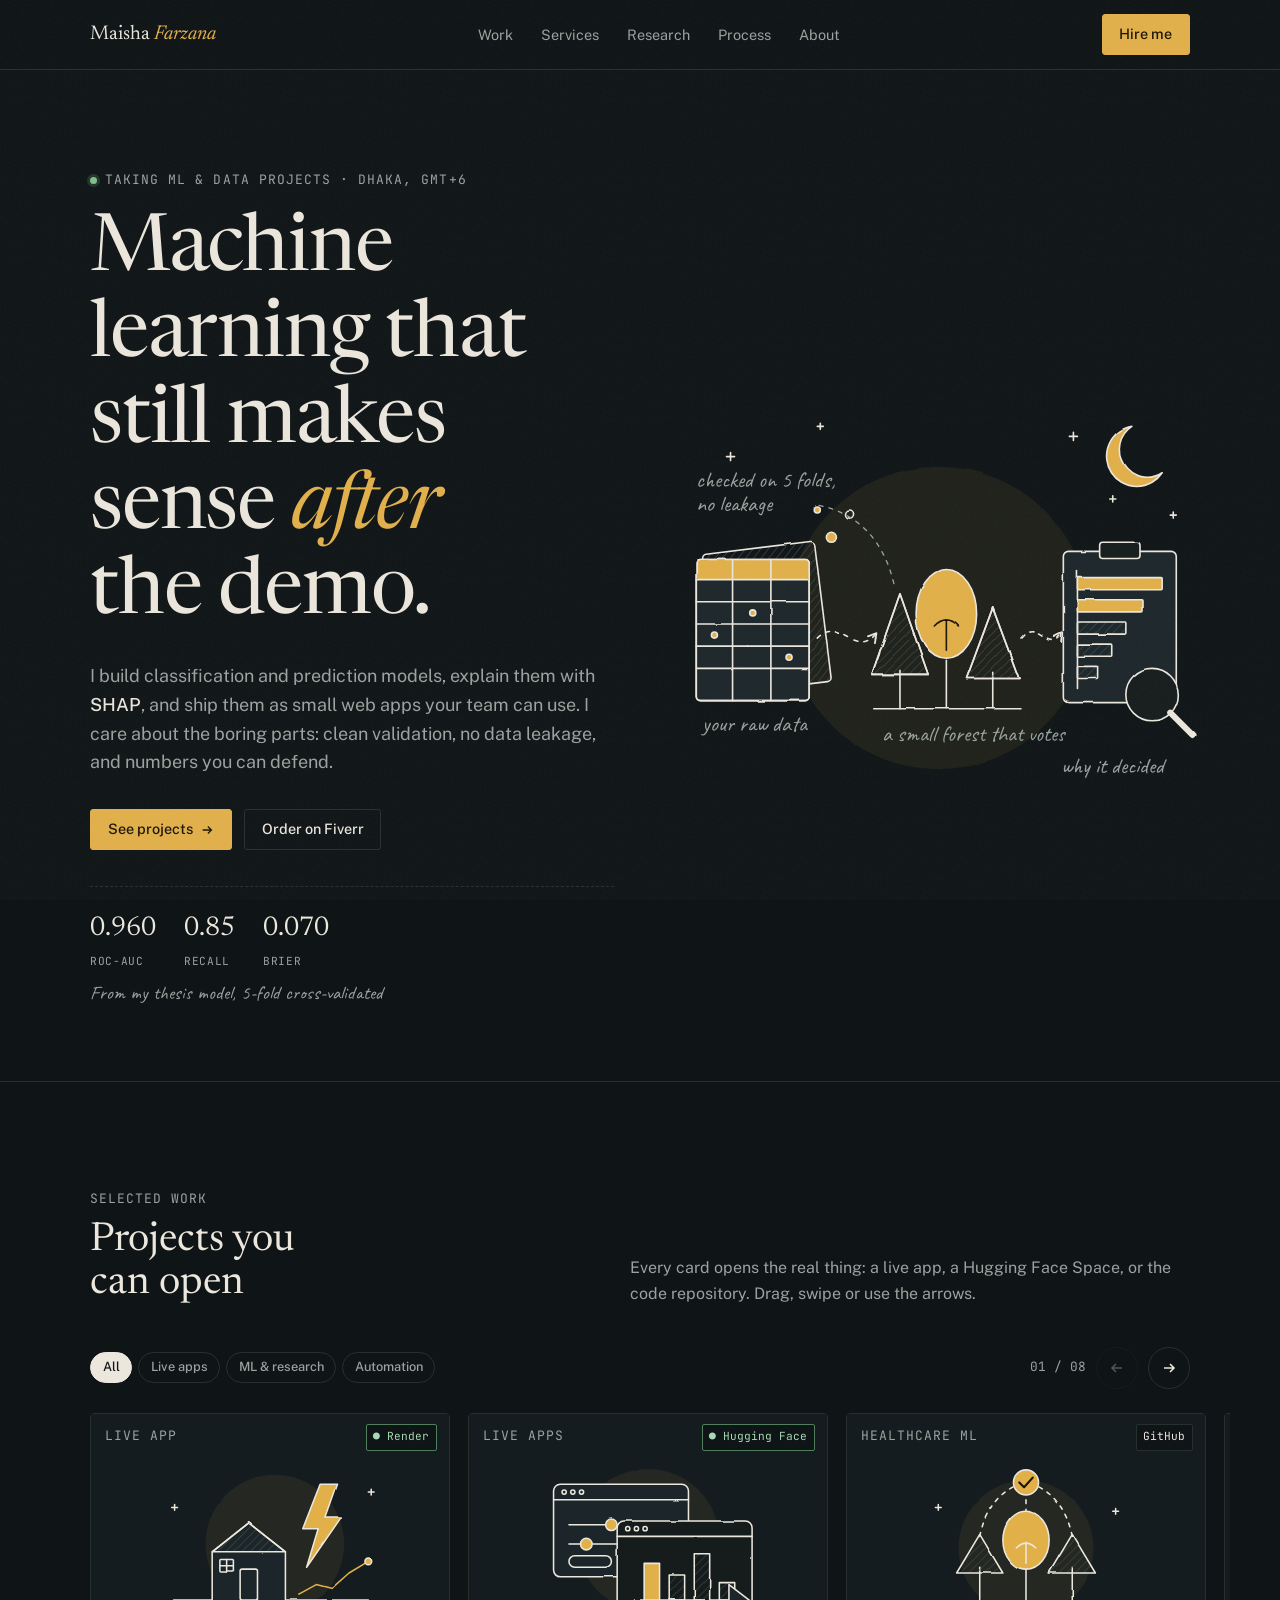
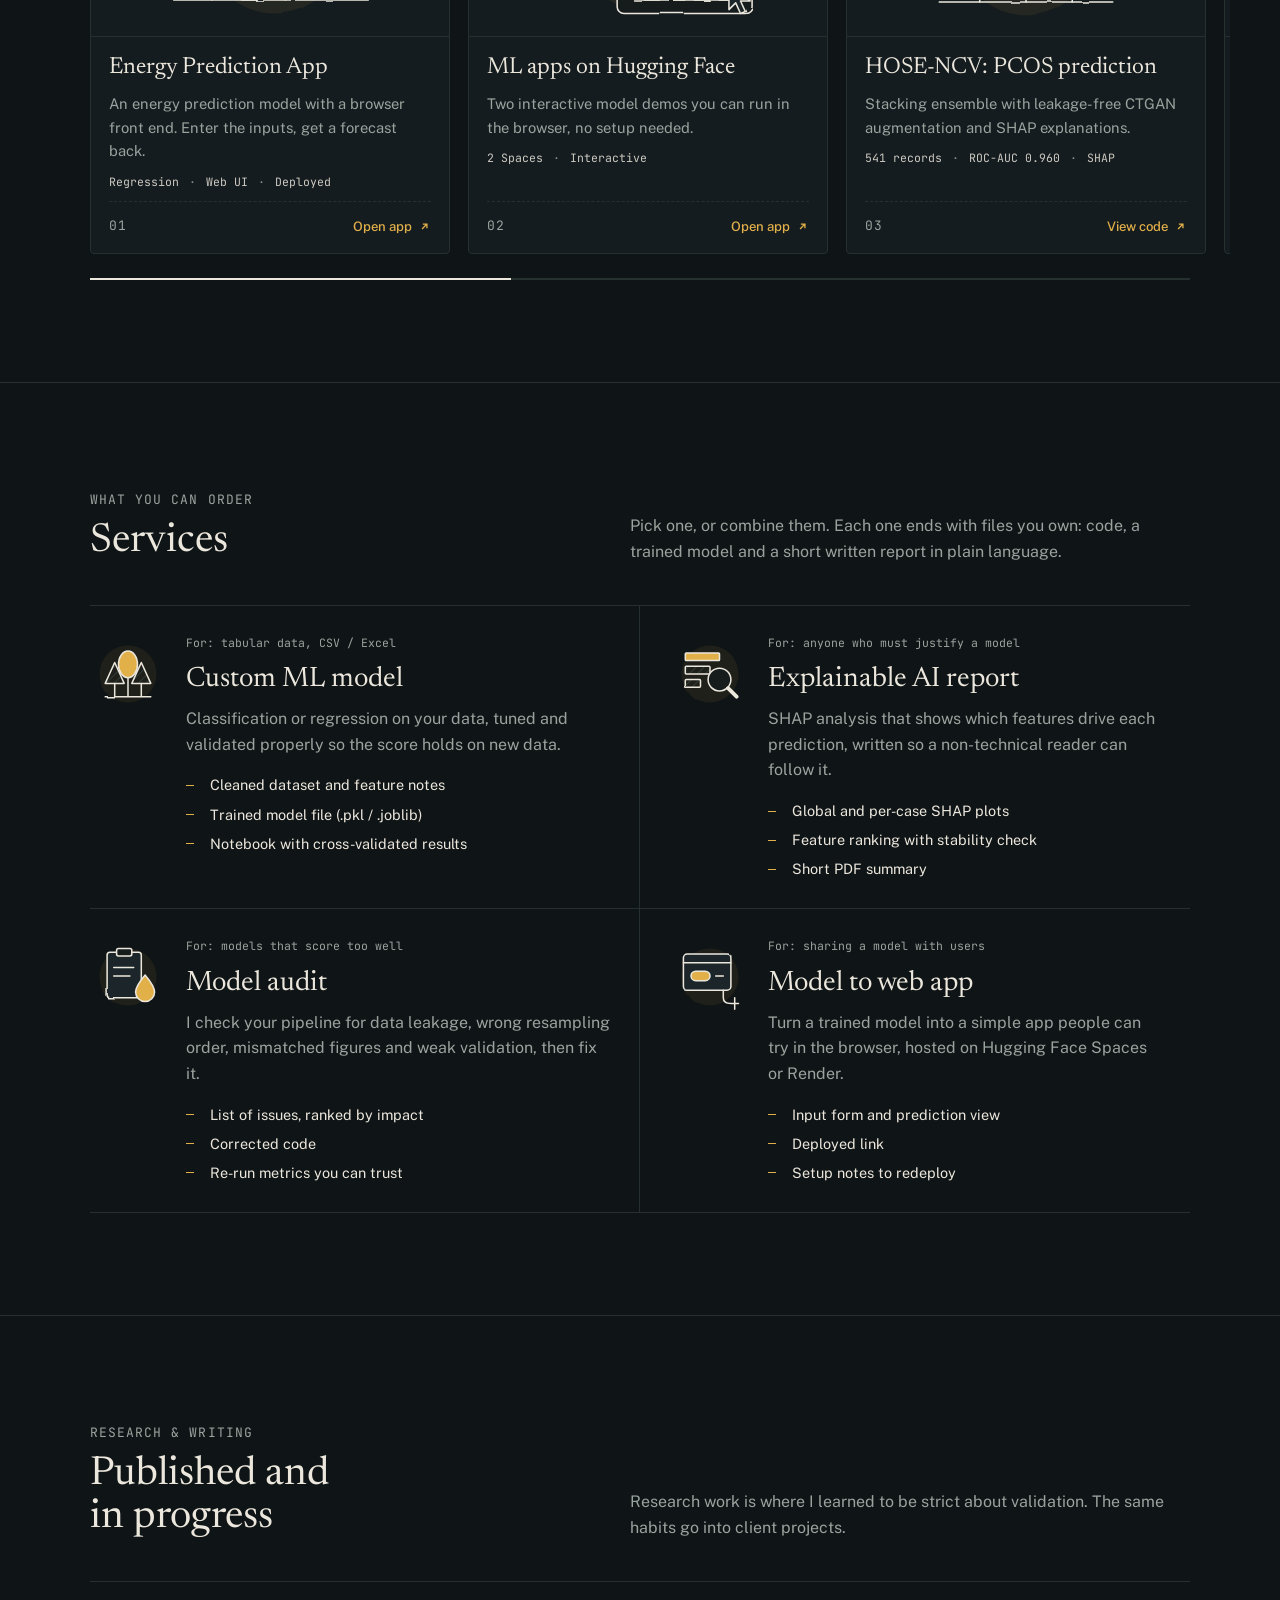
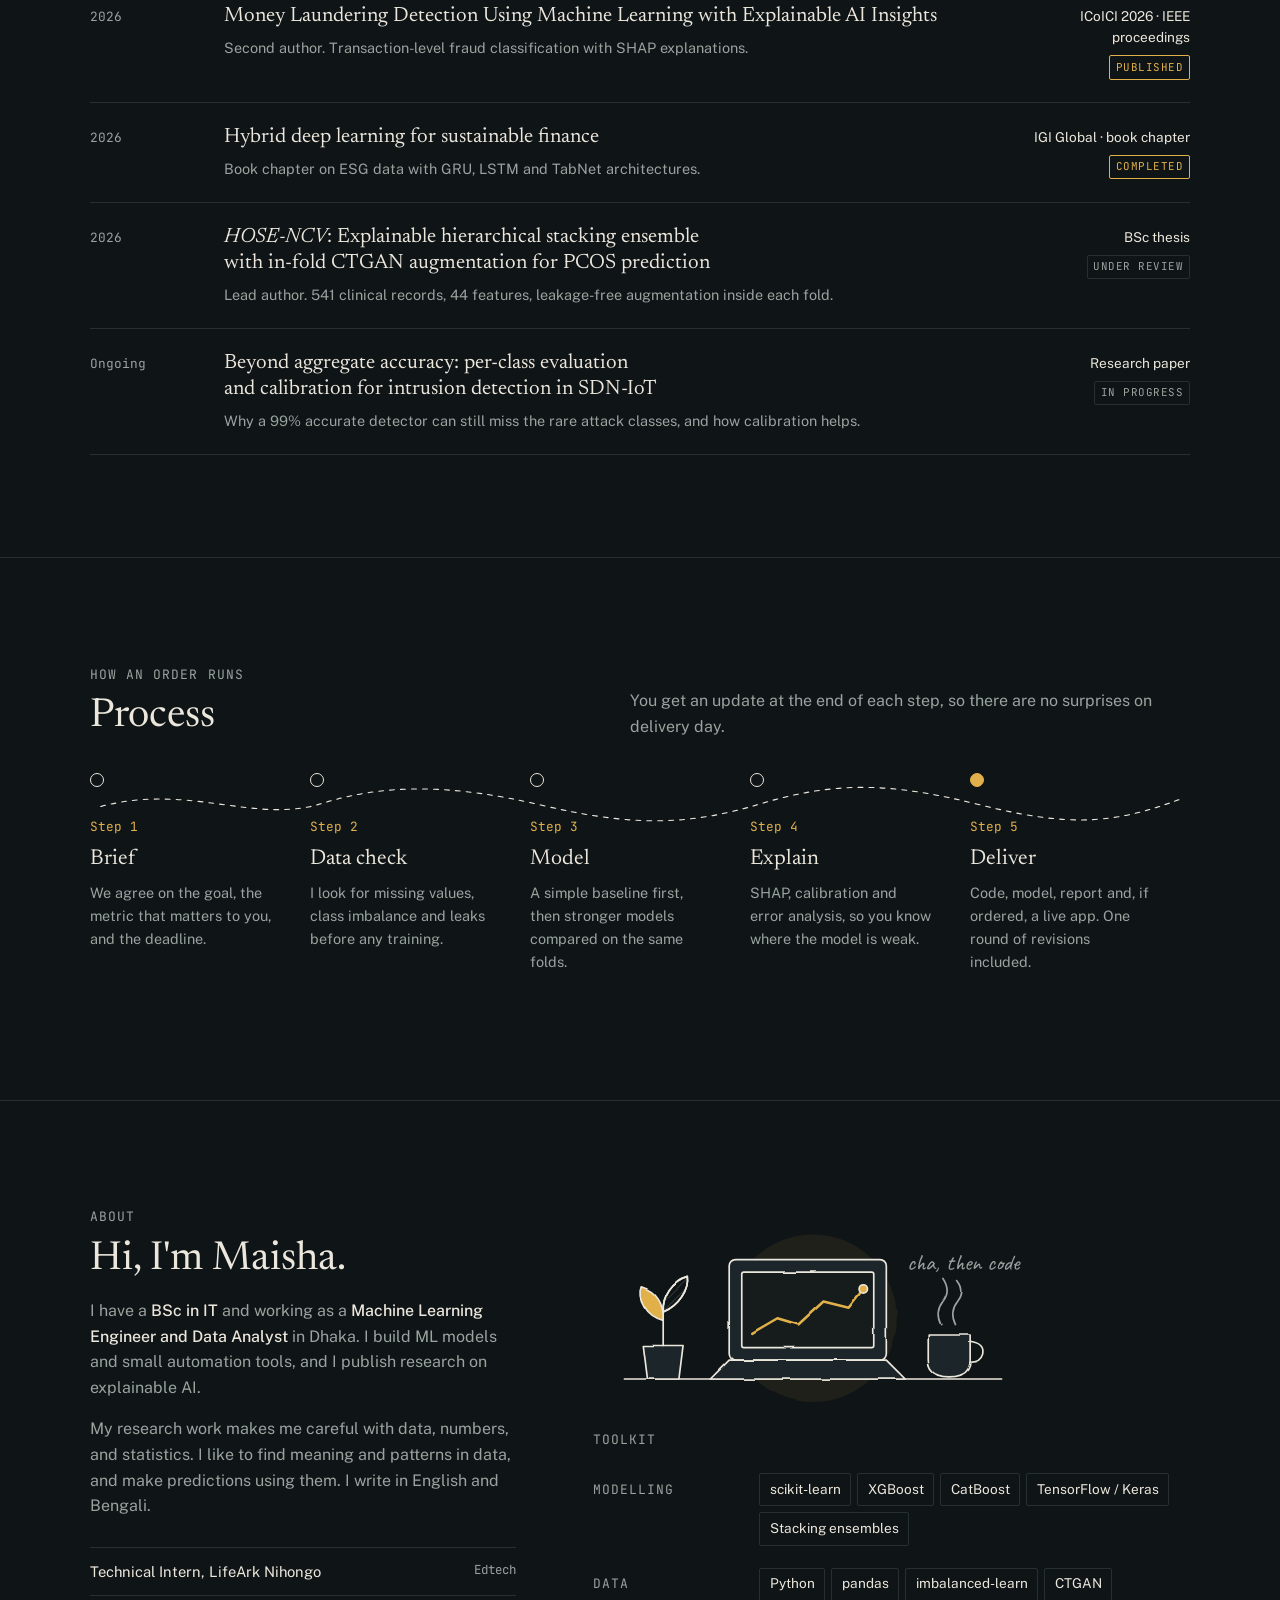
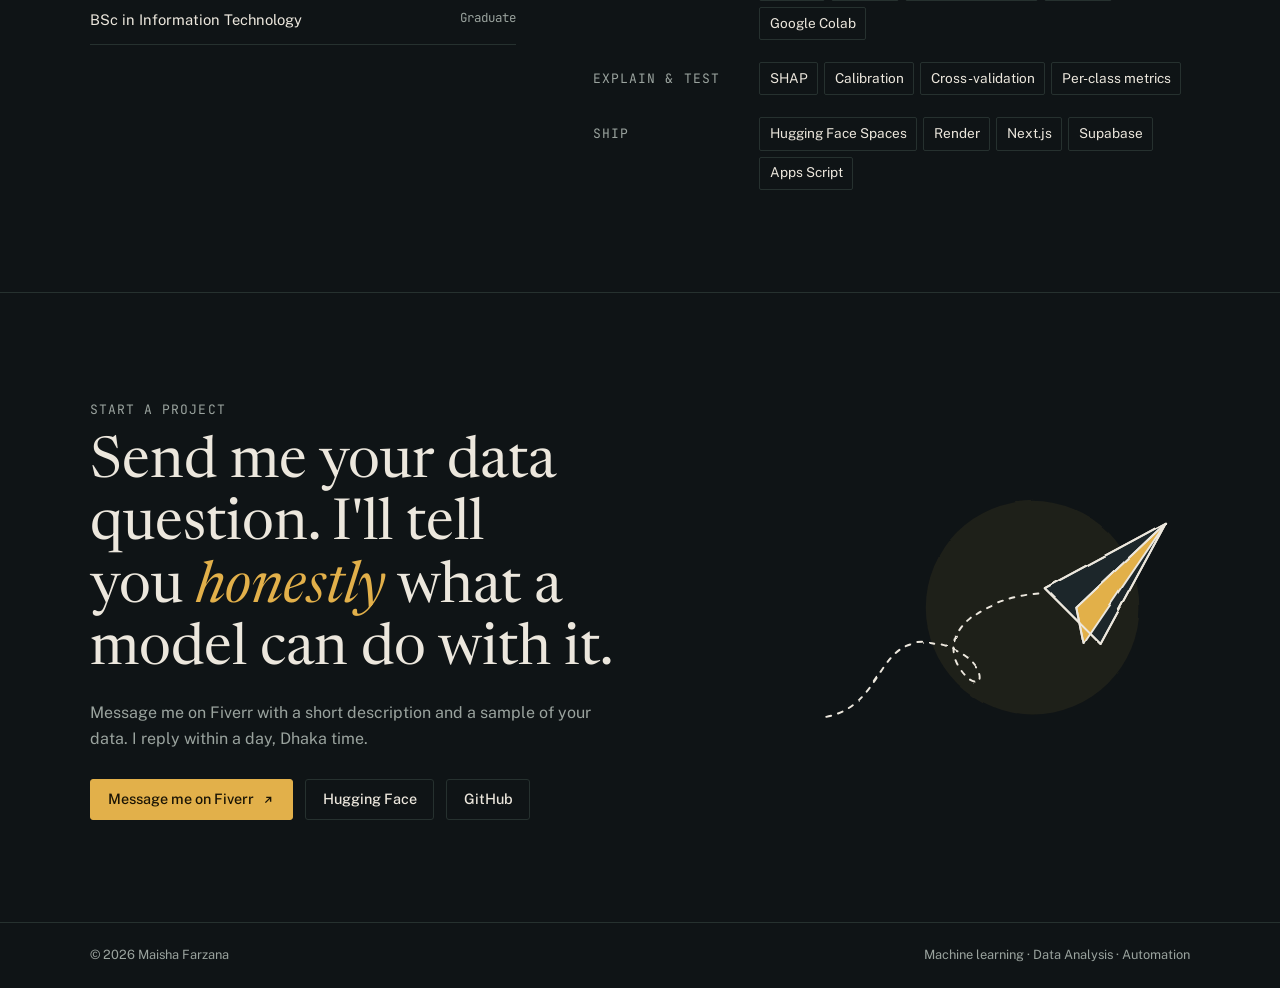
<file: index.html>
<!doctype html>
<html lang="en">
<head>
<meta charset="utf-8">
<meta name="viewport" content="width=device-width,initial-scale=1,viewport-fit=cover">
<title>Maisha Farzana — Machine Learning &amp; Data</title>
<meta name="description" content="Maisha Farzana builds machine learning models, explainable AI reports and small ML web apps. Selected projects, research and services.">
<meta name="author" content="Maisha Farzana">
<meta name="theme-color" content="#0F1416">
<meta property="og:type" content="website">
<meta property="og:title" content="Maisha Farzana — Machine Learning &amp; Data">
<meta property="og:description" content="ML models, explainable AI and model-to-web-app work. Projects, research and services.">
<link rel="icon" href="assets/img/favicon.svg" type="image/svg+xml">
<link rel="preconnect" href="https://fonts.googleapis.com">
<link rel="preconnect" href="https://fonts.gstatic.com" crossorigin>
<link rel="stylesheet" href="https://fonts.googleapis.com/css2?family=Newsreader:ital,opsz,wght@0,6..72,400;0,6..72,500;1,6..72,400;1,6..72,500&family=Public+Sans:wght@400;500;600&family=JetBrains+Mono:wght@400;500&family=Caveat:wght@500;600&display=swap">
<link rel="stylesheet" href="assets/css/style.css">
</head>
<body>

<!-- Shared drawing tools: pencil wobble, hatching, arrowhead -->
<svg class="defs" width="0" height="0" aria-hidden="true" focusable="false">
  <defs>
    <filter id="rough" x="-4%" y="-4%" width="108%" height="108%">
      <feTurbulence type="fractalNoise" baseFrequency="0.03" numOctaves="2" seed="7" result="n"/>
      <feDisplacementMap in="SourceGraphic" in2="n" scale="2.4" xChannelSelector="R" yChannelSelector="G"/>
    </filter>
    <pattern id="hatch" width="6" height="6" patternUnits="userSpaceOnUse" patternTransform="rotate(45)">
      <line class="hatch-line" x1="0" y1="0" x2="0" y2="6"/>
    </pattern>
    <marker id="arrow" viewBox="0 0 10 10" refX="7" refY="5" markerWidth="7" markerHeight="7" orient="auto-start-reverse">
      <path class="arrow-head" d="M1 1 L8 5 L1 9"/>
    </marker>
  </defs>
</svg>

<header class="top">
  <div class="wrap">
    <a class="brand" href="#top">Maisha <em>Farzana</em></a>
    <nav class="main" aria-label="Sections">
      <a href="#work">Work</a><a href="#services">Services</a><a href="#research">Research</a><a href="#process">Process</a><a href="#about">About</a>
    </nav>
    <a class="btn primary js-fiverr" href="#contact">Hire me</a>
  </div>
</header>

<main id="top">
  <!-- HERO -->
  <section class="hero">
    <div class="wrap hero-grid">
      <div class="hero-copy">
        <span class="label status"><i></i>Taking ML &amp; data projects · Dhaka, GMT+6</span>
        <h1>Machine learning that still makes sense <em>after</em> the demo.</h1>
        <p class="lede">I build classification and prediction models, explain them with <strong>SHAP</strong>, and ship them as small web apps your team can use. I care about the boring parts: clean validation, no data leakage, and numbers you can defend.</p>
        <div class="cta-row">
          <a class="btn primary" href="#work">See projects
            <svg viewBox="0 0 16 16" fill="none" stroke="currentColor" stroke-width="1.6"><path d="M3 8h10M9 4l4 4-4 4"/></svg></a>
          <a class="btn js-fiverr" href="#contact">Order on Fiverr</a>
        </div>
        <dl class="proof">
          <div><dt>ROC-AUC</dt><dd>0.960</dd></div>
          <div><dt>Recall</dt><dd>0.85</dd></div>
          <div><dt>Brier</dt><dd>0.070</dd></div>
          <p class="proof-note">From my thesis model, 5-fold cross-validated</p>
        </dl>
      </div>

      <figure class="hero-art">
        <svg class="art" viewBox="0 0 520 400" role="img" aria-labelledby="heroArtTitle">
          <title id="heroArtTitle">Illustration: a spreadsheet of raw data feeds a small forest of decision trees, which produces an explained bar chart.</title>
          <g filter="url(#rough)">
            <circle class="b" cx="270" cy="230" r="150"/>
            <!-- moon + stars -->
            <g class="float">
              <path class="a" d="M462 40 A30 30 0 1 0 492 86 A24 24 0 1 1 462 40 Z"/>
            </g>
            <path class="twinkle" d="M400 50 l8 0 M404 46 l0 8 M440 112 l6 0 M443 109 l0 6 M500 128 l6 0 M503 125 l0 6"/>
            <path class="twinkle t2" d="M60 70 l8 0 M64 66 l0 8 M150 40 l6 0 M153 37 l0 6"/>

            <!-- raw data sheets -->
            <rect class="h" x="44" y="160" width="112" height="140" rx="4" transform="rotate(-7 100 230)"/>
            <rect class="f" x="30" y="172" width="112" height="140" rx="4"/>
            <rect class="a" x="30" y="172" width="112" height="20" rx="4" style="stroke:none"/>
            <rect x="30" y="172" width="112" height="140" rx="4"/>
            <path d="M30 192 H142 M30 214 H142 M30 236 H142 M30 258 H142 M30 280 H142 M66 172 V312 M104 172 V312"/>
            <circle class="a" cx="86" cy="225" r="3"/><circle class="a" cx="122" cy="269" r="3"/><circle class="a" cx="48" cy="247" r="3"/>
            <!-- loose data points -->
            <g class="float f2">
              <circle class="a" cx="164" cy="150" r="5"/><circle cx="182" cy="128" r="4"/><circle class="a" cx="150" cy="122" r="3"/>
            </g>

            <path class="d" d="M150 250 C 172 228, 188 270, 208 246" marker-end="url(#arrow)"/>

            <!-- forest -->
            <path d="M206 320 H352"/>
            <path d="M232 320 V282 M278 320 V272 M324 320 V284"/>
            <path class="h" d="M232 206 L260 286 H204 Z"/>
            <path d="M232 206 L260 286 H204 Z"/>
            <g class="sway"><ellipse class="a" cx="278" cy="226" rx="30" ry="44"/>
              <path d="M266 238 Q 278 226 290 238 M278 232 V262" style="stroke:var(--signal-ink)"/></g>
            <path class="h" d="M324 220 L350 290 H298 Z"/>
            <path d="M324 220 L350 290 H298 Z"/>

            <path class="d" d="M352 250 C 368 230, 378 266, 392 246" marker-end="url(#arrow)"/>

            <!-- explained result -->
            <rect class="f" x="394" y="164" width="112" height="150" rx="5"/>
            <rect x="430" y="155" width="40" height="16" rx="3" style="fill:var(--ink-2)"/>
            <path d="M408 184 V300"/>
            <rect class="a" x="408" y="190" width="84" height="12" rx="1"/>
            <rect class="a" x="408" y="212" width="64" height="12" rx="1"/>
            <rect class="h" x="408" y="234" width="48" height="12" rx="1"/>
            <rect class="h" x="408" y="256" width="34" height="12" rx="1"/>
            <rect class="h" x="408" y="278" width="20" height="12" rx="1"/>
            <g class="float f3">
              <circle cx="482" cy="306" r="26" style="fill:var(--ink-2)"/>
              <path d="M500 324 L522 346" style="stroke-width:6"/>
            </g>
          </g>
          <!-- handwritten notes sit outside the wobble filter so they stay crisp -->
          <text class="hand" x="36" y="342">your raw data</text>
          <text class="hand" x="214" y="352">a small forest that votes</text>
          <text class="hand" x="392" y="384">why it decided</text>
          <path class="note-line d" d="M226 196 Q 210 130 150 118"/>
          <text class="hand" x="30" y="100">checked on 5 folds,</text>
          <text class="hand" x="30" y="124">no leakage</text>
        </svg>
      </figure>
    </div>
  </section>

  <!-- WORK -->
  <section class="block" id="work">
    <div class="wrap">
      <div class="block-head">
        <div><span class="label">Selected work</span><h2>Projects you can open</h2></div>
        <p>Every card opens the real thing: a live app, a Hugging Face Space, or the code repository. Drag, swipe or use the arrows.</p>
      </div>

      <div class="tray-bar">
        <div class="filters" role="group" aria-label="Filter projects">
          <button class="chip" data-f="all" aria-pressed="true">All</button>
          <button class="chip" data-f="app" aria-pressed="false">Live apps</button>
          <button class="chip" data-f="ml" aria-pressed="false">ML &amp; research</button>
          <button class="chip" data-f="auto" aria-pressed="false">Automation</button>
        </div>
        <div class="tray-ctrl">
          <span class="counter" id="counter">01 / 08</span>
          <button class="arrow" id="prev" aria-label="Previous project"><svg viewBox="0 0 16 16" fill="none" stroke="currentColor" stroke-width="1.6"><path d="M13 8H3M7 4L3 8l4 4"/></svg></button>
          <button class="arrow" id="next" aria-label="Next project"><svg viewBox="0 0 16 16" fill="none" stroke="currentColor" stroke-width="1.6"><path d="M3 8h10M9 4l4 4-4 4"/></svg></button>
        </div>
      </div>

      <div class="tray-outer">
        <div class="tray" id="tray" tabindex="0" aria-label="Projects carousel"></div>
      </div>
      <div class="progress" aria-hidden="true"><i id="bar"></i></div>
    </div>
  </section>

  <!-- SERVICES -->
  <section class="block" id="services">
    <div class="wrap">
      <div class="block-head">
        <div><span class="label">What you can order</span><h2>Services</h2></div>
        <p>Pick one, or combine them. Each one ends with files you own: code, a trained model and a short written report in plain language.</p>
      </div>
      <div class="services">
        <article class="svc">
          <div class="spot" data-spot="model"></div>
          <div class="svc-text">
            <span class="for">For: tabular data, CSV / Excel</span>
            <h3>Custom ML model</h3>
            <p>Classification or regression on your data, tuned and validated properly so the score holds on new data.</p>
            <ul><li>Cleaned dataset and feature notes</li><li>Trained model file (.pkl / .joblib)</li><li>Notebook with cross-validated results</li></ul>
          </div>
        </article>
        <article class="svc">
          <div class="spot" data-spot="xai"></div>
          <div class="svc-text">
            <span class="for">For: anyone who must justify a model</span>
            <h3>Explainable AI report</h3>
            <p>SHAP analysis that shows which features drive each prediction, written so a non-technical reader can follow it.</p>
            <ul><li>Global and per-case SHAP plots</li><li>Feature ranking with stability check</li><li>Short PDF summary</li></ul>
          </div>
        </article>
        <article class="svc">
          <div class="spot" data-spot="audit"></div>
          <div class="svc-text">
            <span class="for">For: models that score too well</span>
            <h3>Model audit</h3>
            <p>I check your pipeline for data leakage, wrong resampling order, mismatched figures and weak validation, then fix it.</p>
            <ul><li>List of issues, ranked by impact</li><li>Corrected code</li><li>Re-run metrics you can trust</li></ul>
          </div>
        </article>
        <article class="svc">
          <div class="spot" data-spot="app"></div>
          <div class="svc-text">
            <span class="for">For: sharing a model with users</span>
            <h3>Model to web app</h3>
            <p>Turn a trained model into a simple app people can try in the browser, hosted on Hugging Face Spaces or Render.</p>
            <ul><li>Input form and prediction view</li><li>Deployed link</li><li>Setup notes to redeploy</li></ul>
          </div>
        </article>
      </div>
    </div>
  </section>

  <!-- RESEARCH -->
  <section class="block" id="research">
    <div class="wrap">
      <div class="block-head">
        <div><span class="label">Research &amp; writing</span><h2>Published and in progress</h2></div>
        <p>Research work is where I learned to be strict about validation. The same habits go into client projects.</p>
      </div>
      <div class="papers">
        <article class="paper">
          <span class="yr">2026</span>
          <div><h3>Money Laundering Detection Using Machine Learning with Explainable AI Insights</h3>
            <p>Second author. Transaction-level fraud classification with SHAP explanations.</p></div>
          <span class="venue">ICoICI 2026 · IEEE proceedings<br><span class="tag on">Published</span></span>
        </article>
        <article class="paper">
          <span class="yr">2026</span>
          <div><h3>Hybrid deep learning for sustainable finance</h3>
            <p>Book chapter on ESG data with GRU, LSTM and TabNet architectures.</p></div>
          <span class="venue">IGI Global · book chapter<br><span class="tag on">Completed</span></span>
        </article>
        <article class="paper">
          <span class="yr">2026</span>
          <div><h3><em>HOSE-NCV</em>: Explainable hierarchical stacking ensemble with in-fold CTGAN augmentation for PCOS prediction</h3>
            <p>Lead author. 541 clinical records, 44 features, leakage-free augmentation inside each fold.</p></div>
          <span class="venue">BSc thesis<br><span class="tag">Under review</span></span>
        </article>
        <article class="paper">
          <span class="yr">Ongoing</span>
          <div><h3>Beyond aggregate accuracy: per-class evaluation and calibration for intrusion detection in SDN-IoT</h3>
            <p>Why a 99% accurate detector can still miss the rare attack classes, and how calibration helps.</p></div>
          <span class="venue">Research paper<br><span class="tag">In progress</span></span>
        </article>
    
      </div>
    </div>
  </section>

  <!-- PROCESS -->
  <section class="block" id="process">
    <div class="wrap">
      <div class="block-head">
        <div><span class="label">How an order runs</span><h2>Process</h2></div>
        <p>You get an update at the end of each step, so there are no surprises on delivery day.</p>
      </div>
      <svg class="art trail" viewBox="0 0 1000 70" preserveAspectRatio="none" aria-hidden="true">
        <path class="d" d="M10 40 C 90 6, 150 66, 210 36 S 330 8, 410 38 S 540 70, 610 36 S 730 6, 810 38 S 930 66, 990 30"/>
      </svg>
      <div class="steps">
        <div class="step"><span class="pin"></span><b>Step 1</b><h3>Brief</h3><p>We agree on the goal, the metric that matters to you, and the deadline.</p></div>
        <div class="step"><span class="pin"></span><b>Step 2</b><h3>Data check</h3><p>I look for missing values, class imbalance and leaks before any training.</p></div>
        <div class="step"><span class="pin"></span><b>Step 3</b><h3>Model</h3><p>A simple baseline first, then stronger models compared on the same folds.</p></div>
        <div class="step"><span class="pin"></span><b>Step 4</b><h3>Explain</h3><p>SHAP, calibration and error analysis, so you know where the model is weak.</p></div>
        <div class="step"><span class="pin on"></span><b>Step 5</b><h3>Deliver</h3><p>Code, model, report and, if ordered, a live app. One round of revisions included.</p></div>
      </div>
    </div>
  </section>

  <!-- ABOUT + TOOLKIT -->
  <section class="block" id="about">
    <div class="wrap split">
      <div class="about">
        <span class="label">About</span>
        <h2>Hi, I'm Maisha.</h2>
        <p>I have a <strong>BSc in IT</strong> and working as a <strong>Machine Learning Engineer and Data Analyst</strong> in Dhaka. I build ML models and small automation tools, and I publish research on explainable AI.</p>
        <p>My research work makes me careful with data, numbers, and statistics. I like to find meaning and patterns in data, and make predictions using them. I write in English and Bengali.</p>
        <div class="cv">
          <div>Technical Intern, LifeArk Nihongo<span>Edtech</span></div>
          <div>BSc in Information Technology<span>Graduate</span></div>
        </div>
      </div>
      <div class="kit">
        <figure class="desk">
          <svg class="art" viewBox="0 0 420 190" role="img" aria-label="Illustration of a desk with a laptop showing a chart, a cup of tea and a small plant.">
            <g filter="url(#rough)">
              <circle class="b" cx="210" cy="110" r="80"/>
              <path d="M30 168 H390"/>
              <!-- laptop -->
              <rect class="f" x="130" y="54" width="150" height="96" rx="6"/>
              <rect x="142" y="66" width="126" height="72" rx="2" style="fill:var(--ink-2)"/>
              <path class="as" d="M152 124 L176 110 L196 116 L220 94 L244 100 L258 82" style="stroke-width:2.4"/>
              <circle class="a" cx="258" cy="82" r="4"/>
              <path class="f" d="M112 168 L130 150 H280 L298 168 Z"/>
              <!-- tea -->
              <g>
                <path class="f" d="M320 126 H360 V150 Q 360 166 340 166 Q 320 166 320 150 Z"/>
                <path d="M360 132 Q 374 134 372 144 Q 370 152 360 152"/>
                <path class="steam" d="M332 116 Q 326 104 334 94 Q 342 84 334 72"/>
                <path class="steam s2" d="M346 116 Q 340 104 348 94 Q 356 84 348 74"/>
              </g>
              <!-- plant -->
              <path class="f" d="M52 168 L48 136 H86 L82 168 Z"/>
              <path d="M67 136 V104"/>
              <g class="sway"><path class="a" d="M67 112 C 50 108, 42 90, 46 80 C 60 84, 68 96, 67 112 Z"/>
              <path class="h" d="M67 104 C 82 98, 92 82, 90 70 C 76 74, 66 88, 67 104 Z"/>
              <path d="M67 104 C 82 98, 92 82, 90 70 C 76 74, 66 88, 67 104 Z"/></g>
            </g>
            <text class="hand" x="300" y="64">cha, then code</text>
          </svg>
        </figure>
        <span class="label">Toolkit</span>
        <div class="kit-row"><span class="label">Modelling</span><ul><li>scikit-learn</li><li>XGBoost</li><li>CatBoost</li><li>TensorFlow / Keras</li><li>Stacking ensembles</li></ul></div>
        <div class="kit-row"><span class="label">Data</span><ul><li>Python</li><li>pandas</li><li>imbalanced-learn</li><li>CTGAN</li><li>Google Colab</li></ul></div>
        <div class="kit-row"><span class="label">Explain &amp; test</span><ul><li>SHAP</li><li>Calibration</li><li>Cross-validation</li><li>Per-class metrics</li></ul></div>
        <div class="kit-row"><span class="label">Ship</span><ul><li>Hugging Face Spaces</li><li>Render</li><li>Next.js</li><li>Supabase</li><li>Apps Script</li></ul></div>
      </div>
    </div>
  </section>

  <!-- CONTACT -->
  <section class="block contact" id="contact">
    <div class="wrap contact-grid">
      <div>
        <span class="label">Start a project</span>
        <h2>Send me your data question. I'll tell you <em>honestly</em> what a model can do with it.</h2>
        <p>Message me on Fiverr with a short description and a sample of your data. I reply within a day, Dhaka time.</p>
        <div class="cta-row">
          <a class="btn primary js-fiverr-out" href="#" target="_blank" rel="noopener">Message me on Fiverr
            <svg viewBox="0 0 16 16" fill="none" stroke="currentColor" stroke-width="1.6"><path d="M5 11L11 5M6 5h5v5"/></svg></a>
          <a class="btn js-hf" href="#" target="_blank" rel="noopener">Hugging Face</a>
          <a class="btn js-gh" href="#" target="_blank" rel="noopener">GitHub</a>
        </div>
      </div>
      <svg class="art plane" viewBox="0 0 320 240" aria-hidden="true">
        <g filter="url(#rough)">
          <circle class="b" cx="190" cy="120" r="88"/>
          <path class="d" d="M20 210 C 70 200, 60 140, 110 150 S 150 200, 130 170 S 150 110, 200 108"/>
          <g class="float">
            <path class="f" d="M200 104 L300 50 L246 150 Z"/>
            <path class="a" d="M300 50 L226 120 L232 150 Z"/>
            <path d="M200 104 L300 50 L246 150 Z M300 50 L226 120 L232 150"/>
          </g>
        </g>
      </svg>
    </div>
  </section>
</main>

<footer><div class="wrap"><span>© 2026 Maisha Farzana</span><span>Machine learning · Data Analysis · Automation</span></div></footer>

<script src="assets/js/data.js"></script>
<script src="assets/js/art.js"></script>
<script src="assets/js/main.js"></script>
</body>
</html>
</file>
<file: assets/css/style.css>
/* Layout: ink-dark editorial page, left-aligned 12-col grid, one horizontal "specimen tray" carousel for work. */
:root{
  --ink:#0F1416;        /* page ground, ink with a teal bias */
  --ink-2:#151C1F;      /* raised surface */
  --line:#26312F;       /* hairlines */
  --paper:#ECE7DD;      /* primary text */
  --muted:#9AA39E;      /* secondary text */
  --signal:#E2B04A;     /* marigold accent, used sparingly */
  --signal-ink:#1A1405; /* text on accent */
  --fill:#1D282B;       /* illustration fill */
  --blob:rgba(226,176,74,.07); /* soft halo behind drawings */
  --hatch:#3B4946;      /* hatching lines */
  --display:"Newsreader", "Iowan Old Style", Georgia, serif;
  --body:"Public Sans", "Segoe UI", system-ui, sans-serif;
  --mono:"JetBrains Mono", ui-monospace, "SFMono-Regular", Menlo, monospace;
  --hand:"Caveat", "Segoe Print", "Bradley Hand", cursive;
  --step--1:.8125rem; --step-0:1rem; --step-1:1.25rem; --step-2:1.75rem; --step-3:2.5rem; --step-4:clamp(2.6rem,6.2vw,5rem);
  --wrap:1180px;
  color-scheme:dark;
}
*{box-sizing:border-box}
html{scroll-behavior:smooth}
@media (prefers-reduced-motion:reduce){html{scroll-behavior:auto}*{transition:none!important;animation:none!important}}
body{background:var(--ink);color:var(--paper);font-family:var(--body);font-size:var(--step-0);line-height:1.6;margin:0;-webkit-font-smoothing:antialiased}
a{color:inherit}
:focus-visible{outline:2px solid var(--signal);outline-offset:3px;border-radius:2px}
.wrap{max-width:var(--wrap);margin-inline:auto;padding-inline:clamp(16px,4vw,40px)}
.label{font-family:var(--mono);font-size:var(--step--1);letter-spacing:.08em;text-transform:uppercase;color:var(--muted)}
h1,h2,h3{font-family:var(--display);font-weight:400;text-wrap:balance;margin:0;line-height:1.08}
p{margin:0}

/* Header */
header.top{position:sticky;top:env(safe-area-inset-top,0px);z-index:10;background:color-mix(in srgb,var(--ink) 88%,transparent);backdrop-filter:blur(8px);border-bottom:1px solid var(--line)}
header.top .wrap{display:flex;align-items:center;justify-content:space-between;gap:16px;padding-block:14px}
.brand{font-family:var(--display);font-size:1.25rem;text-decoration:none;white-space:nowrap}
.brand em{color:var(--signal);font-style:italic}
nav.main{display:flex;gap:clamp(12px,2.4vw,28px);font-size:.9rem;color:var(--muted)}
nav.main a{text-decoration:none;transition:color .2s}
nav.main a:hover{color:var(--paper)}
@media (max-width:720px){nav.main{display:none}}
.btn{display:inline-flex;align-items:center;gap:.55em;font:500 .9rem/1 var(--body);padding:.85em 1.15em;border-radius:3px;text-decoration:none;border:1px solid var(--line);transition:background .2s,border-color .2s,color .2s;cursor:pointer;background:none;color:var(--paper)}
.btn:hover{border-color:var(--muted)}
.btn.primary{background:var(--signal);color:var(--signal-ink);border-color:var(--signal)}
.btn.primary:hover{background:#ECC066;border-color:#ECC066}
.btn svg{width:14px;height:14px}

/* Hero */
.hero{padding-block:clamp(48px,8vw,96px) clamp(40px,6vw,72px)}
.hero-grid{display:grid;grid-template-columns:minmax(0,6fr) minmax(0,6fr);gap:clamp(24px,4vw,56px);align-items:center}
@media (max-width:900px){.hero-grid{grid-template-columns:1fr}}
.hero h1{font-size:var(--step-4);letter-spacing:-.015em;margin-block:18px 24px}
.hero h1 em{font-style:italic;color:var(--signal)}
.hero .lede{font-size:1.125rem;color:var(--muted);max-width:52ch}
.hero .lede strong{color:var(--paper);font-weight:500}
.cta-row{display:flex;flex-wrap:wrap;gap:12px;margin-top:32px}
.status{display:inline-flex;align-items:center;gap:8px}
.status i{width:7px;height:7px;border-radius:50%;background:#7FBF8E;box-shadow:0 0 0 3px rgba(127,191,142,.18)}

/* Section scaffolding */
section.block{padding-block:clamp(56px,8vw,104px);border-top:1px solid var(--line)}
.block-head{display:grid;grid-template-columns:minmax(0,4fr) minmax(0,8fr);gap:24px;margin-bottom:40px;align-items:end}
@media (max-width:820px){.block-head{grid-template-columns:1fr}}
.block-head h2{font-size:var(--step-3);margin-top:10px}
.block-head p{color:var(--muted);max-width:56ch;justify-self:end}
@media (max-width:820px){.block-head p{justify-self:start}}

/* Carousel */
.tray-bar{display:flex;align-items:center;justify-content:space-between;gap:16px;margin-bottom:20px;flex-wrap:wrap}
.filters{display:flex;gap:6px;flex-wrap:wrap}
.chip{font:500 .8rem/1 var(--body);padding:.6em .9em;border-radius:99px;border:1px solid var(--line);background:none;color:var(--muted);cursor:pointer;transition:all .2s}
.chip:hover{color:var(--paper)}
.chip[aria-pressed="true"]{background:var(--paper);color:var(--ink);border-color:var(--paper)}
.tray-ctrl{display:flex;align-items:center;gap:10px}
.counter{font-family:var(--mono);font-size:.8rem;color:var(--muted);font-variant-numeric:tabular-nums;min-width:5.5ch;text-align:right}
.arrow{width:42px;height:42px;display:grid;place-items:center;border:1px solid var(--line);background:none;color:var(--paper);border-radius:50%;cursor:pointer;transition:border-color .2s,opacity .2s}
.arrow:hover:not(:disabled){border-color:var(--paper)}
.arrow:disabled{opacity:.3;cursor:default}
.arrow svg{width:16px;height:16px}
.tray-outer{margin-inline:calc(-1 * clamp(16px,4vw,40px))}
.tray{display:flex;gap:18px;overflow-x:auto;scroll-snap-type:x mandatory;scroll-padding-inline:clamp(16px,4vw,40px);padding:4px clamp(16px,4vw,40px) 20px;scrollbar-width:none;cursor:grab}
.tray::-webkit-scrollbar{display:none}
.tray.dragging{cursor:grabbing;scroll-snap-type:none}
.tray.dragging .card{pointer-events:none}
.card{flex:0 0 clamp(270px,30vw,360px);scroll-snap-align:start;display:flex;flex-direction:column;text-decoration:none;border:1px solid var(--line);border-radius:4px;background:var(--ink-2);transition:border-color .25s,transform .25s;min-width:0}
.card:hover{border-color:var(--muted);transform:translateY(-3px)}
.card[hidden]{display:none!important}
.plate{position:relative;aspect-ratio:16/10;max-width:100%;border-bottom:1px solid var(--line);overflow:hidden}
.plate .art{width:100%;height:100%;display:block}
.plate .kind{position:absolute;left:14px;top:12px}
.plate .dest{position:absolute;right:12px;top:10px;font-family:var(--mono);font-size:.7rem;padding:.35em .6em;border-radius:2px;background:var(--ink);border:1px solid var(--line);color:var(--paper)}
.plate .dest.live{border-color:#4F7F5C;color:#A7D8B3}
.card-body{display:flex;flex-direction:column;gap:10px;padding:18px 18px 16px;flex:1}
.card h3{font-size:1.45rem;line-height:1.15}
.card p{color:var(--muted);font-size:.92rem}
.facts{font-family:var(--mono);font-size:.72rem;color:var(--paper);opacity:.85;display:flex;flex-wrap:wrap;gap:4px 10px}
.facts span+span::before{content:"·";margin-right:10px;color:var(--muted)}
.card-foot{margin-top:auto;padding-top:14px;border-top:1px dashed var(--line);display:flex;justify-content:space-between;align-items:center;font-size:.82rem}
.card-foot .go{display:inline-flex;align-items:center;gap:6px;color:var(--signal);font-weight:500}
.card-foot .go svg{width:13px;height:13px;transition:transform .2s}
.card:hover .go svg{transform:translate(2px,-2px)}
.progress{height:2px;background:var(--line);margin-top:4px;position:relative;overflow:hidden}
.progress i{position:absolute;inset:0 auto 0 0;background:var(--paper);width:20%;transition:left .15s,width .15s}

/* Services */
.services{display:grid;grid-template-columns:repeat(2,minmax(0,1fr));border-top:1px solid var(--line)}
@media (max-width:760px){.services{grid-template-columns:1fr}}
.svc{padding:28px clamp(0px,2vw,28px) 28px 0;border-bottom:1px solid var(--line);display:grid;grid-template-columns:76px minmax(0,1fr);gap:20px;align-items:start}
.svc-text{display:grid;gap:12px;min-width:0}
.spot{width:76px;height:76px}
.spot .art{width:100%;height:100%}
.services .svc:nth-child(odd){border-right:1px solid var(--line)}
.services .svc:nth-child(even){padding-left:clamp(0px,3vw,32px)}
@media (max-width:760px){.services .svc:nth-child(odd){border-right:0}.services .svc:nth-child(even){padding-left:0}}
.svc h3{font-size:var(--step-2)}
.svc p{color:var(--muted);max-width:48ch}
.svc ul{list-style:none;margin:4px 0 0;padding:0;display:grid;gap:6px;font-size:.9rem}
.svc li{display:grid;grid-template-columns:16px 1fr;gap:8px}
.svc li::before{content:"";width:8px;height:1px;background:var(--signal);margin-top:.8em}
.svc .for{font-family:var(--mono);font-size:.72rem;color:var(--muted)}

/* Research list */
.papers{display:grid;border-top:1px solid var(--line)}
.paper{display:grid;grid-template-columns:110px minmax(0,1fr) 180px;gap:24px;padding-block:22px;border-bottom:1px solid var(--line);align-items:baseline}
@media (max-width:760px){.paper{grid-template-columns:1fr;gap:6px}}
.paper .yr{font-family:var(--mono);font-size:.8rem;color:var(--muted);font-variant-numeric:tabular-nums}
.paper h3{font-size:1.3rem;line-height:1.25}
.paper h3 em{font-style:italic}
.paper p{color:var(--muted);font-size:.9rem;margin-top:6px}
.paper .venue{font-size:.85rem;color:var(--paper);text-align:right}
@media (max-width:760px){.paper .venue{text-align:left}}
.tag{display:inline-block;font-family:var(--mono);font-size:.68rem;letter-spacing:.05em;text-transform:uppercase;padding:.25em .5em;border:1px solid var(--line);border-radius:2px;color:var(--muted);margin-top:6px}
.tag.on{border-color:var(--signal);color:var(--signal)}

/* Process */
.steps{display:grid;grid-template-columns:repeat(5,minmax(0,1fr));gap:0;counter-reset:s}
@media (max-width:960px){.steps{grid-template-columns:repeat(2,minmax(0,1fr))}}
@media (max-width:520px){.steps{grid-template-columns:1fr}}
.step{padding:22px 20px 24px 0;border-top:1px solid var(--paper);display:grid;gap:10px;align-content:start;margin-right:16px}
.step b{font-family:var(--mono);font-weight:400;font-size:.8rem;color:var(--signal)}
.step h3{font-size:1.35rem}
.step p{color:var(--muted);font-size:.9rem}

/* Toolkit + about */
.split{display:grid;grid-template-columns:minmax(0,5fr) minmax(0,7fr);gap:clamp(32px,6vw,80px)}
@media (max-width:860px){.split{grid-template-columns:1fr}}
.about p{color:var(--muted);margin-top:16px;max-width:58ch}
.about p strong{color:var(--paper);font-weight:500}
.cv{margin-top:28px;display:grid;border-top:1px solid var(--line)}
.cv div{display:grid;grid-template-columns:minmax(0,1fr) auto;gap:16px;padding-block:12px;border-bottom:1px solid var(--line);font-size:.92rem}
.cv span{color:var(--muted);font-family:var(--mono);font-size:.78rem;white-space:nowrap}
.kit{display:grid;gap:22px}
.kit-row{display:grid;grid-template-columns:150px minmax(0,1fr);gap:16px;align-items:baseline}
@media (max-width:520px){.kit-row{grid-template-columns:1fr;gap:6px}}
.kit-row ul{list-style:none;margin:0;padding:0;display:flex;flex-wrap:wrap;gap:6px}
.kit-row li{font-size:.85rem;padding:.35em .7em;border:1px solid var(--line);border-radius:2px}

/* Contact */
.contact{padding-block:clamp(64px,10vw,128px)}
.contact h2{font-size:clamp(2.1rem,4.6vw,3.6rem);max-width:20ch}
.contact h2 em{font-style:italic;color:var(--signal)}
.contact p{color:var(--muted);max-width:52ch;margin-top:18px}
.contact .cta-row{margin-top:28px}
footer{border-top:1px solid var(--line);padding-block:22px;color:var(--muted);font-size:.8rem}
footer .wrap{display:flex;justify-content:space-between;gap:12px;flex-wrap:wrap}

/* ================= Illustrations ================= */
.defs{position:absolute;width:0;height:0;overflow:hidden}
.hatch-line{stroke:var(--hatch);stroke-width:1.3}
.arrow-head{fill:none;stroke:var(--paper);stroke-width:1.6;stroke-linecap:round;stroke-linejoin:round}
.art{overflow:visible}
.art g, .art path, .art rect, .art circle, .art ellipse{stroke:var(--paper);stroke-width:1.6;fill:none;stroke-linecap:round;stroke-linejoin:round}
.art .f{fill:var(--fill)}
.art .a{fill:var(--signal)}
.art .h{fill:url(#hatch)}
.art .b{fill:var(--blob);stroke:none}
.art .d{stroke-dasharray:4 6}
.art .as{stroke:var(--signal)}
.art text{font-family:var(--mono);fill:var(--paper)}
.art .tag-ink{font-size:11px;fill:var(--signal-ink);font-weight:500}
.art .big-mono{font-size:54px;fill:var(--signal)}
.art .hand{font-family:var(--hand);font-size:22px;fill:var(--muted)}
.art .note-line{stroke:var(--muted);fill:none;stroke-width:1.3}
.art .lift{transition:transform .35s cubic-bezier(.2,.7,.2,1);transform-box:fill-box}
.card:hover .art .lift{transform:translateY(-6px)}
.plate{background:var(--ink-2)}
.plate .art{padding:26px 10px 4px}

.hero-art{margin:0}
.hero-art .art{width:100%;height:auto;display:block}
.proof{display:flex;flex-wrap:wrap;gap:8px 28px;margin:36px 0 0;padding-top:20px;border-top:1px dashed var(--line);align-items:baseline}
.proof div{display:flex;flex-direction:column-reverse;gap:2px}
.proof dt{font-family:var(--mono);font-size:.7rem;letter-spacing:.06em;text-transform:uppercase;color:var(--muted)}
.proof dd{margin:0;font-family:var(--display);font-size:1.7rem;font-variant-numeric:tabular-nums}
.proof-note{flex-basis:100%;font-family:var(--hand);font-size:1.2rem;color:var(--muted)}

.trail{width:100%;height:48px;display:block;margin-bottom:-24px}
@media (max-width:960px){.trail{display:none}}
.pin{width:14px;height:14px;border-radius:50%;background:var(--ink);border:1.5px solid var(--paper);margin-top:-30px;position:relative;z-index:1}
.pin.on{background:var(--signal);border-color:var(--signal)}
@media (max-width:960px){.pin{display:none}}
.step{border-top:0;padding-top:0}
.step b{margin-top:4px}

.about h2{font-size:var(--step-3);margin-top:10px}
.desk{margin:0 0 6px}
.desk .art{width:100%;max-width:440px;height:auto;display:block}

.contact-grid{display:grid;grid-template-columns:minmax(0,7fr) minmax(0,4fr);gap:32px;align-items:center}
@media (max-width:820px){.contact-grid{grid-template-columns:1fr}.plane{max-width:260px}}
.contact h2{margin-top:12px}
.plane{width:100%;height:auto}

/* gentle motion */
@keyframes float{0%,100%{transform:translateY(0)}50%{transform:translateY(-6px)}}
@keyframes sway{0%,100%{transform:rotate(-2deg)}50%{transform:rotate(2deg)}}
@keyframes twinkle{0%,100%{opacity:1}50%{opacity:.35}}
@keyframes steam{0%{opacity:.9;transform:translateY(0)}100%{opacity:0;transform:translateY(-10px)}}
.art .float{animation:float 6s ease-in-out infinite;transform-box:fill-box}
.art .f2{animation-duration:7.5s;animation-delay:-2s}
.art .f3{animation-duration:8s;animation-delay:-4s}
.art .sway{animation:sway 7s ease-in-out infinite;transform-box:fill-box;transform-origin:50% 100%}
.art .twinkle{animation:twinkle 3.5s ease-in-out infinite}
.art .t2{animation-delay:-1.7s}
.art .steam{animation:steam 3s ease-out infinite;stroke:var(--muted)}
.art .s2{animation-delay:-1.5s}

/* faint paper grain over the whole page */
body::before{content:"";position:fixed;inset:0;pointer-events:none;z-index:50;opacity:.05;
  background-image:url("data:image/svg+xml,%3Csvg xmlns='http://www.w3.org/2000/svg' width='160' height='160'%3E%3Cfilter id='g'%3E%3CfeTurbulence type='fractalNoise' baseFrequency='.9' numOctaves='2' stitchTiles='stitch'/%3E%3C/filter%3E%3Crect width='100%25' height='100%25' filter='url(%23g)'/%3E%3C/svg%3E")}
</file>
